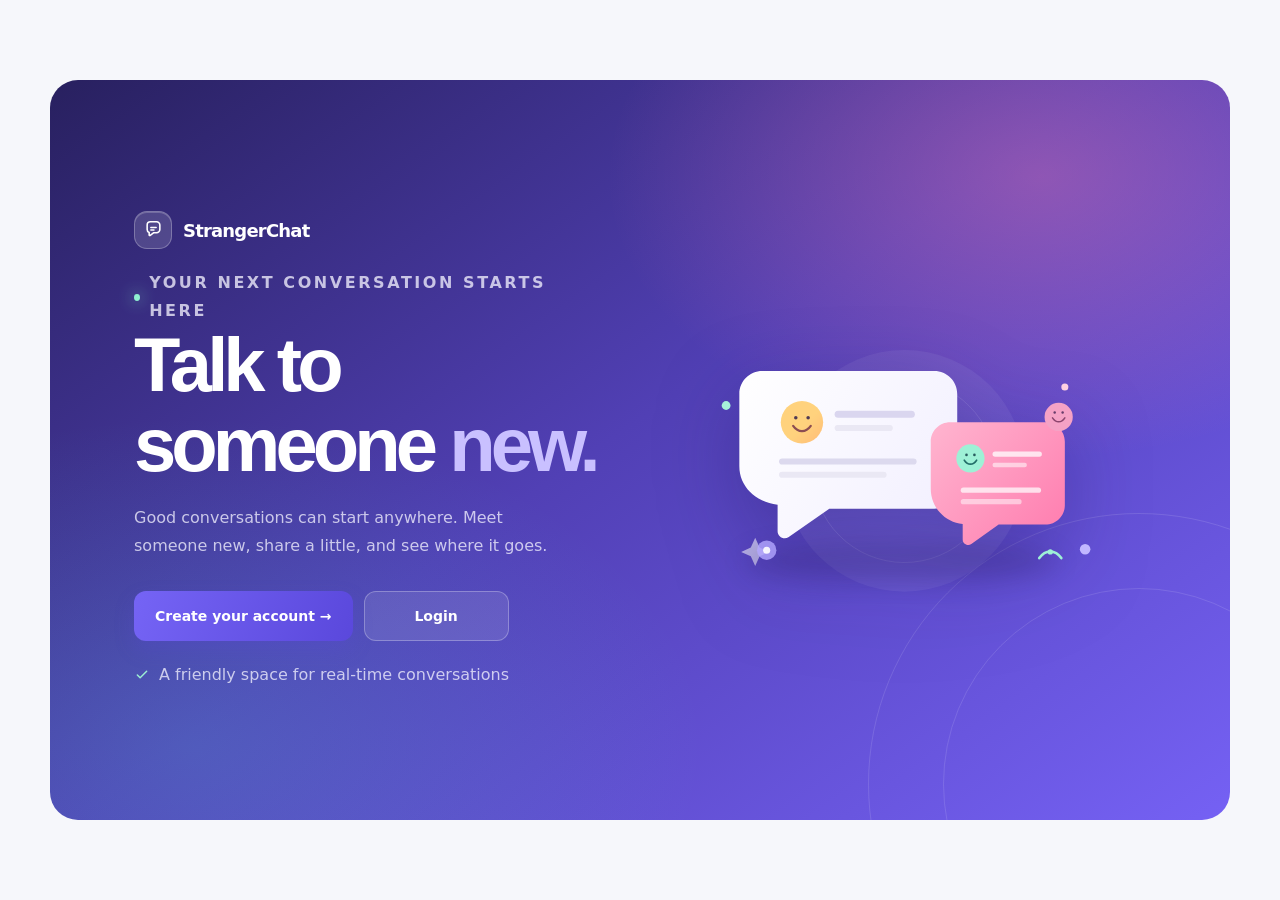
<file: frontend/index.html>
<!doctype html>
<html lang="en">
<head>
  <meta charset="utf-8">
  <meta name="viewport" content="width=device-width,initial-scale=1">
  <meta name="theme-color" content="#34276f">
  <title>StrangerChat · Meet someone new</title>
  <link rel="stylesheet" href="css/style.css">
</head>
<body class="hero-shell">
  <main class="story-panel hero-card">
    <div>
      <a class="brand" href="index.html">
        <span class="brand-mark" aria-hidden="true"><svg viewBox="0 0 24 24" fill="none"><path d="M4.75 5.75A3.75 3.75 0 0 1 8.5 2h7A3.75 3.75 0 0 1 19.25 5.75v5A3.75 3.75 0 0 1 15.5 14.5h-3.1l-4.15 3.1c-.5.37-1.2.02-1.2-.6v-2.7a3.75 3.75 0 0 1-2.3-3.55v-5Z" stroke="currentColor" stroke-width="1.8" stroke-linejoin="round"/><path d="M9 8.5h6m-6 3h3.5" stroke="currentColor" stroke-width="1.8" stroke-linecap="round"/></svg></span>
        StrangerChat
      </a>
      <div class="story-copy">
        <p class="eyebrow">Your next conversation starts here</p>
        <h1>Talk to someone <span>new.</span></h1>
        <p>Good conversations can start anywhere. Meet someone new, share a little, and see where it goes.</p>
        <div class="hero-actions">
          <a class="btn" href="register.html">Create your account <span aria-hidden="true">&nbsp;→</span></a>
          <a class="btn btn-ghost" href="login.html">Login</a>
        </div>
        <p class="hero-note"><svg viewBox="0 0 24 24" fill="none" aria-hidden="true"><path d="m5 12 4.2 4.2L19 6.5" stroke="currentColor" stroke-width="2.2" stroke-linecap="round" stroke-linejoin="round"/></svg> A friendly space for real-time conversations</p>
      </div>
    </div>
    <div class="conversation-art" aria-hidden="true">
      <svg viewBox="0 0 560 340" fill="none">
        <defs>
          <linearGradient id="bubbleA" x1="85" y1="76" x2="382" y2="262" gradientUnits="userSpaceOnUse"><stop stop-color="#fff"/><stop offset="1" stop-color="#f0edff"/></linearGradient>
          <linearGradient id="bubbleB" x1="317" y1="119" x2="479" y2="259" gradientUnits="userSpaceOnUse"><stop stop-color="#ffb6d0"/><stop offset="1" stop-color="#ff79ad"/></linearGradient>
          <linearGradient id="avatarA" x1="144" y1="156" x2="194" y2="207" gradientUnits="userSpaceOnUse"><stop stop-color="#ffd27d"/><stop offset="1" stop-color="#ff9b70"/></linearGradient>
          <linearGradient id="avatarB" x1="359" y1="191" x2="403" y2="235" gradientUnits="userSpaceOnUse"><stop stop-color="#9ef1d6"/><stop offset="1" stop-color="#48c8b6"/></linearGradient>
          <filter id="shadow" x="54" y="57" width="454" height="274" color-interpolation-filters="sRGB" filterUnits="userSpaceOnUse"><feGaussianBlur stdDeviation="13"/></filter>
        </defs>
        <circle cx="286" cy="180" r="137" fill="white" fill-opacity=".06"/>
        <circle cx="286" cy="180" r="104" stroke="white" stroke-opacity=".11"/>
        <circle cx="84" cy="106" r="5" fill="#A6F0D9"/><circle cx="468" cy="85" r="4" fill="#FFD0E1"/>
        <circle cx="491" cy="269" r="6" fill="#C1B7FF"/><path d="m112 267 5-11 5 11 11 5-11 5-5 11-5-11-11-5 11-5Z" fill="white" fill-opacity=".55"/>
        <ellipse cx="282" cy="283" rx="177" ry="24" fill="#21184F" fill-opacity=".2" filter="url(#shadow)"/>
        <path d="M99 93c0-14.36 11.64-26 26-26h195c14.36 0 26 11.64 26 26v104c0 14.36-11.64 26-26 26H201l-46 32c-5.32 3.71-12.62-.09-12.62-6.57V218.6C116.6 215.4 99 197.36 99 175V93Z" fill="url(#bubbleA)"/>
        <circle cx="170" cy="125" r="24" fill="url(#avatarA)"/>
        <path d="M160 129c2.8 4 6.1 6 10 6s7.2-2 10-6" stroke="#8C4D52" stroke-width="2.5" stroke-linecap="round"/>
        <circle cx="163" cy="120" r="2" fill="#503A53"/><circle cx="177" cy="120" r="2" fill="#503A53"/>
        <rect x="207" y="112" width="91" height="8" rx="4" fill="#DAD6EF"/><rect x="207" y="128" width="66" height="7" rx="3.5" fill="#EAE8F4"/>
        <rect x="144" y="166" width="156" height="7" rx="3.5" fill="#DCD9EE"/><rect x="144" y="181" width="122" height="7" rx="3.5" fill="#EAE8F4"/>
        <path d="M316 147c0-12.15 9.85-22 22-22h108c12.15 0 22 9.85 22 22v72c0 12.15-9.85 22-22 22h-53l-31 22c-4.11 2.92-9.79-.02-9.79-5.06V240.4c-20.45-1.91-36.21-19.05-36.21-39.9v-53Z" fill="url(#bubbleB)"/>
        <circle cx="361" cy="166" r="16" fill="url(#avatarB)"/>
        <path d="M354 168c2 3 4.3 4.5 7 4.5s5-1.5 7-4.5" stroke="#236F69" stroke-width="1.8" stroke-linecap="round"/>
        <circle cx="356.5" cy="162" r="1.5" fill="#285B5D"/><circle cx="365.5" cy="162" r="1.5" fill="#285B5D"/>
        <rect x="386" y="158" width="56" height="6" rx="3" fill="white" fill-opacity=".75"/><rect x="386" y="171" width="39" height="5" rx="2.5" fill="white" fill-opacity=".55"/>
        <rect x="350" y="199" width="91" height="6" rx="3" fill="white" fill-opacity=".72"/><rect x="350" y="212" width="69" height="6" rx="3" fill="white" fill-opacity=".5"/>
        <circle cx="461" cy="119" r="16" fill="#F5A2C5"/><path d="M454 120c2 3 4.3 4.5 7 4.5s5-1.5 7-4.5" stroke="#8C456E" stroke-width="1.7" stroke-linecap="round"/><circle cx="456.5" cy="114" r="1.4" fill="#663B69"/><circle cx="465.5" cy="114" r="1.4" fill="#663B69"/>
        <circle cx="130" cy="270" r="11" fill="#B4A8FF" fill-opacity=".8"/><circle cx="130" cy="270" r="4" fill="white" fill-opacity=".9"/>
        <path d="M439 279c7-10 18-10 25 0" stroke="#9EF1D6" stroke-width="3" stroke-linecap="round"/><circle cx="451.5" cy="272" r="3" fill="#9EF1D6"/>
      </svg>
    </div>
  </main>
</body>
</html>
</file>
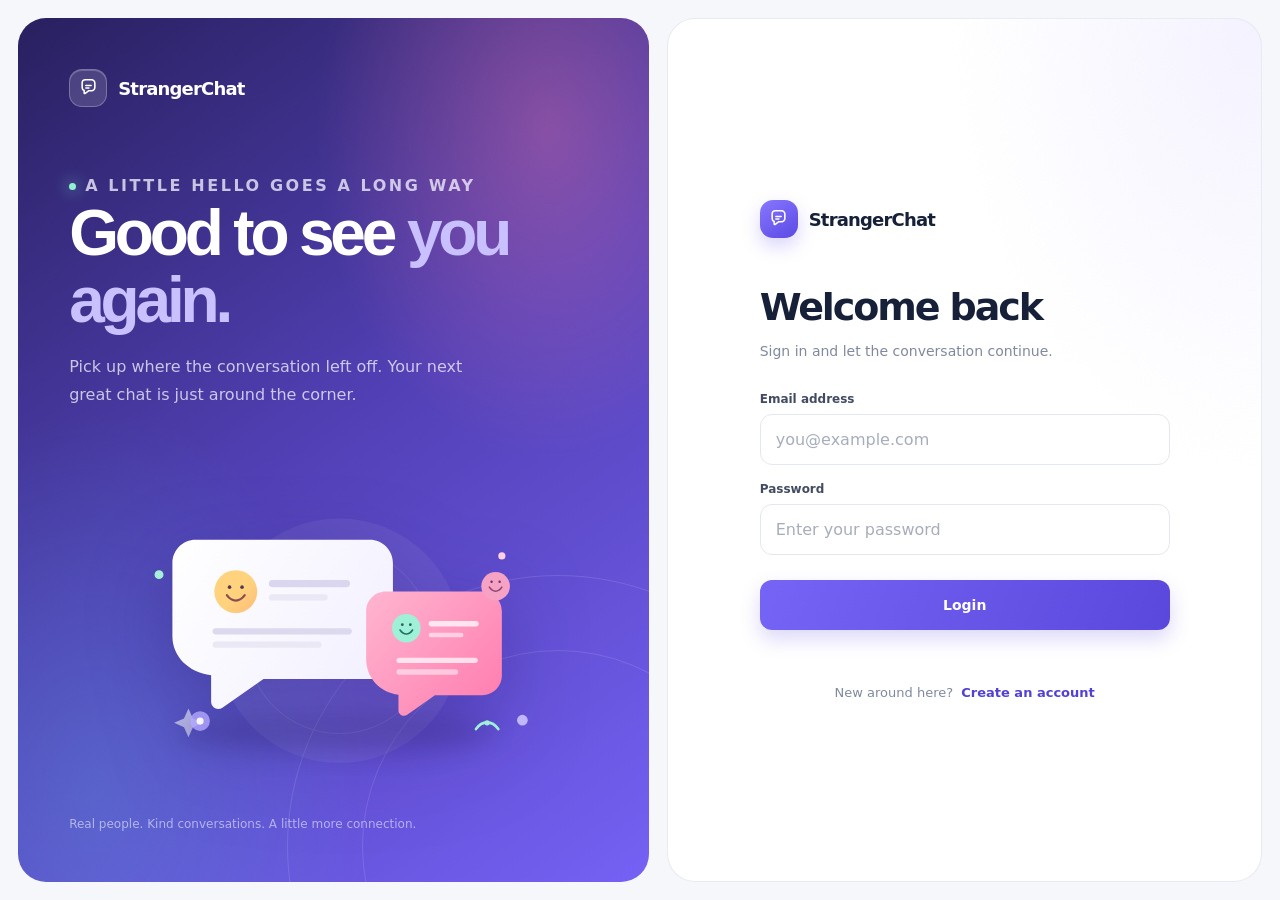
<file: frontend/chat.html>
<!doctype html>
<html lang="en">
<head>
  <meta charset="utf-8">
  <meta name="viewport" content="width=device-width,initial-scale=1">
  <title>StrangerChat</title>
  <link rel="stylesheet" href="css/style.css">
</head>
<body class="app">
  <header>
    <a class="app-brand" href="index.html">
      <span class="brand-mark" aria-hidden="true"><svg viewBox="0 0 24 24" fill="none"><path d="M4.75 5.75A3.75 3.75 0 0 1 8.5 2h7A3.75 3.75 0 0 1 19.25 5.75v5A3.75 3.75 0 0 1 15.5 14.5h-3.1l-4.15 3.1c-.5.37-1.2.02-1.2-.6v-2.7a3.75 3.75 0 0 1-2.3-3.55v-5Z" stroke="currentColor" stroke-width="1.8" stroke-linejoin="round"/><path d="M9 8.5h6m-6 3h3.5" stroke="currentColor" stroke-width="1.8" stroke-linecap="round"/></svg></span>
      StrangerChat
    </a>
    <span id="me"></span>
    <button onclick="logout()" class="small">Logout</button>
  </header>
  <main>
    <aside>
      <div class="search"><input id="search" placeholder="Find people..." oninput="loadUsers()"></div>
      <div id="users"></div>
    </aside>
    <section class="chat">
      <div id="empty" class="empty">Select someone to start chatting.</div>
      <div id="panel" hidden>
        <div class="chathead">
          <div><b id="chatName"></b><small id="chatBio"></small></div>
          <div>
            <button onclick="blockUser()" class="danger">Block</button>
            <button onclick="reportUser()" class="small">Report</button>
          </div>
        </div>
        <div id="messages" class="messages"></div>
        <div id="typing"></div>
        <p id="chatError" class="error" role="status"></p>
        <form id="sendForm" class="composer">
          <input id="message" autocomplete="off" maxlength="5000" placeholder="Type a message...">
          <button class="btn">Send</button>
        </form>
      </div>
    </section>
  </main>
  <script src="js/api.js"></script>
  <script src="js/chat.js?v=2"></script>
</body>
</html>
</file>
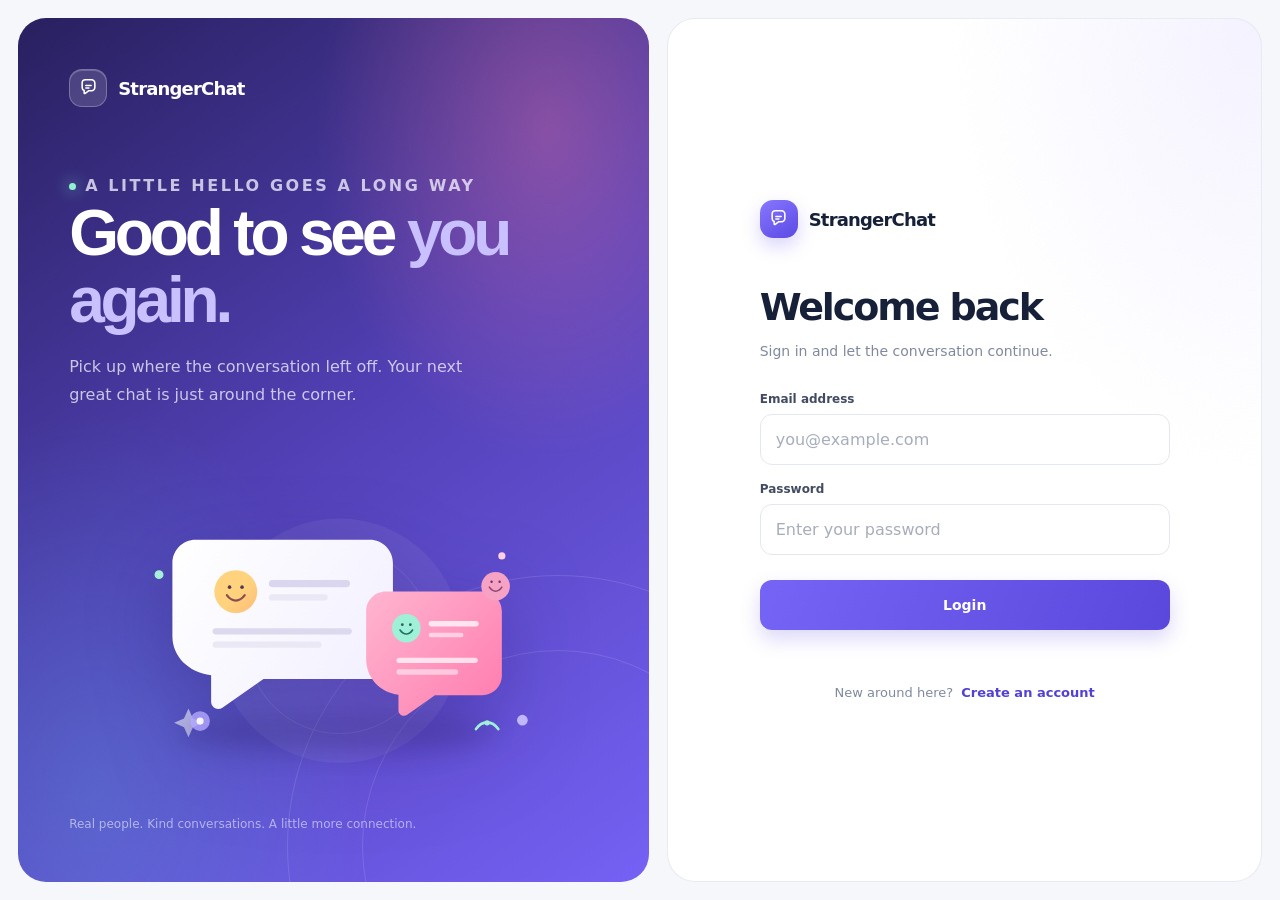
<file: frontend/login.html>
<!doctype html>
<html lang="en">
<head>
  <meta charset="utf-8">
  <meta name="viewport" content="width=device-width,initial-scale=1">
  <meta name="theme-color" content="#34276f">
  <title>Login · StrangerChat</title>
  <link rel="stylesheet" href="css/style.css">
</head>
<body>
  <main class="auth-shell">
    <section class="story-panel" aria-label="Welcome to StrangerChat">
      <a class="brand" href="index.html">
        <span class="brand-mark" aria-hidden="true"><svg viewBox="0 0 24 24" fill="none"><path d="M4.75 5.75A3.75 3.75 0 0 1 8.5 2h7A3.75 3.75 0 0 1 19.25 5.75v5A3.75 3.75 0 0 1 15.5 14.5h-3.1l-4.15 3.1c-.5.37-1.2.02-1.2-.6v-2.7a3.75 3.75 0 0 1-2.3-3.55v-5Z" stroke="currentColor" stroke-width="1.8" stroke-linejoin="round"/><path d="M9 8.5h6m-6 3h3.5" stroke="currentColor" stroke-width="1.8" stroke-linecap="round"/></svg></span>
        StrangerChat
      </a>
      <div class="story-copy">
        <p class="eyebrow">A little hello goes a long way</p>
        <h1>Good to see <span>you again.</span></h1>
        <p>Pick up where the conversation left off. Your next great chat is just around the corner.</p>
      </div>
      <div class="conversation-art" aria-hidden="true">
        <svg viewBox="0 0 560 340" fill="none">
          <defs>
            <linearGradient id="bubbleA" x1="85" y1="76" x2="382" y2="262" gradientUnits="userSpaceOnUse"><stop stop-color="#fff"/><stop offset="1" stop-color="#f0edff"/></linearGradient>
            <linearGradient id="bubbleB" x1="317" y1="119" x2="479" y2="259" gradientUnits="userSpaceOnUse"><stop stop-color="#ffb6d0"/><stop offset="1" stop-color="#ff79ad"/></linearGradient>
            <linearGradient id="avatarA" x1="144" y1="156" x2="194" y2="207" gradientUnits="userSpaceOnUse"><stop stop-color="#ffd27d"/><stop offset="1" stop-color="#ff9b70"/></linearGradient>
            <linearGradient id="avatarB" x1="359" y1="191" x2="403" y2="235" gradientUnits="userSpaceOnUse"><stop stop-color="#9ef1d6"/><stop offset="1" stop-color="#48c8b6"/></linearGradient>
            <filter id="shadow" x="54" y="57" width="454" height="274" color-interpolation-filters="sRGB" filterUnits="userSpaceOnUse"><feGaussianBlur stdDeviation="13"/></filter>
          </defs>
          <circle cx="286" cy="180" r="137" fill="white" fill-opacity=".06"/>
          <circle cx="286" cy="180" r="104" stroke="white" stroke-opacity=".11"/>
          <circle cx="84" cy="106" r="5" fill="#A6F0D9"/><circle cx="468" cy="85" r="4" fill="#FFD0E1"/>
          <circle cx="491" cy="269" r="6" fill="#C1B7FF"/><path d="m112 267 5-11 5 11 11 5-11 5-5 11-5-11-11-5 11-5Z" fill="white" fill-opacity=".55"/>
          <ellipse cx="282" cy="283" rx="177" ry="24" fill="#21184F" fill-opacity=".2" filter="url(#shadow)"/>
          <path d="M99 93c0-14.36 11.64-26 26-26h195c14.36 0 26 11.64 26 26v104c0 14.36-11.64 26-26 26H201l-46 32c-5.32 3.71-12.62-.09-12.62-6.57V218.6C116.6 215.4 99 197.36 99 175V93Z" fill="url(#bubbleA)"/>
          <circle cx="170" cy="125" r="24" fill="url(#avatarA)"/>
          <path d="M160 129c2.8 4 6.1 6 10 6s7.2-2 10-6" stroke="#8C4D52" stroke-width="2.5" stroke-linecap="round"/>
          <circle cx="163" cy="120" r="2" fill="#503A53"/><circle cx="177" cy="120" r="2" fill="#503A53"/>
          <rect x="207" y="112" width="91" height="8" rx="4" fill="#DAD6EF"/><rect x="207" y="128" width="66" height="7" rx="3.5" fill="#EAE8F4"/>
          <rect x="144" y="166" width="156" height="7" rx="3.5" fill="#DCD9EE"/><rect x="144" y="181" width="122" height="7" rx="3.5" fill="#EAE8F4"/>
          <path d="M316 147c0-12.15 9.85-22 22-22h108c12.15 0 22 9.85 22 22v72c0 12.15-9.85 22-22 22h-53l-31 22c-4.11 2.92-9.79-.02-9.79-5.06V240.4c-20.45-1.91-36.21-19.05-36.21-39.9v-53Z" fill="url(#bubbleB)"/>
          <circle cx="361" cy="166" r="16" fill="url(#avatarB)"/>
          <path d="M354 168c2 3 4.3 4.5 7 4.5s5-1.5 7-4.5" stroke="#236F69" stroke-width="1.8" stroke-linecap="round"/>
          <circle cx="356.5" cy="162" r="1.5" fill="#285B5D"/><circle cx="365.5" cy="162" r="1.5" fill="#285B5D"/>
          <rect x="386" y="158" width="56" height="6" rx="3" fill="white" fill-opacity=".75"/><rect x="386" y="171" width="39" height="5" rx="2.5" fill="white" fill-opacity=".55"/>
          <rect x="350" y="199" width="91" height="6" rx="3" fill="white" fill-opacity=".72"/><rect x="350" y="212" width="69" height="6" rx="3" fill="white" fill-opacity=".5"/>
          <circle cx="461" cy="119" r="16" fill="#F5A2C5"/><path d="M454 120c2 3 4.3 4.5 7 4.5s5-1.5 7-4.5" stroke="#8C456E" stroke-width="1.7" stroke-linecap="round"/><circle cx="456.5" cy="114" r="1.4" fill="#663B69"/><circle cx="465.5" cy="114" r="1.4" fill="#663B69"/>
          <circle cx="130" cy="270" r="11" fill="#B4A8FF" fill-opacity=".8"/><circle cx="130" cy="270" r="4" fill="white" fill-opacity=".9"/>
          <path d="M439 279c7-10 18-10 25 0" stroke="#9EF1D6" stroke-width="3" stroke-linecap="round"/><circle cx="451.5" cy="272" r="3" fill="#9EF1D6"/>
        </svg>
      </div>
      <p class="story-foot">Real people. Kind conversations. A little more connection.</p>
    </section>

    <section class="auth-side">
      <form class="auth-card" id="form">
        <a class="brand" href="index.html">
          <span class="brand-mark" aria-hidden="true"><svg viewBox="0 0 24 24" fill="none"><path d="M4.75 5.75A3.75 3.75 0 0 1 8.5 2h7A3.75 3.75 0 0 1 19.25 5.75v5A3.75 3.75 0 0 1 15.5 14.5h-3.1l-4.15 3.1c-.5.37-1.2.02-1.2-.6v-2.7a3.75 3.75 0 0 1-2.3-3.55v-5Z" stroke="currentColor" stroke-width="1.8" stroke-linejoin="round"/><path d="M9 8.5h6m-6 3h3.5" stroke="currentColor" stroke-width="1.8" stroke-linecap="round"/></svg></span>
          StrangerChat
        </a>
        <h2>Welcome back</h2>
        <p class="auth-intro">Sign in and let the conversation continue.</p>
        <label class="form-field"><span>Email address</span><input id="email" type="email" placeholder="you@example.com" autocomplete="email" required></label>
        <label class="form-field"><span>Password</span><input id="password" type="password" placeholder="Enter your password" autocomplete="current-password" required></label>
        <button class="btn auth-submit" type="submit">Login</button>
        <p id="error" class="error" role="alert" aria-live="polite"></p>
        <p class="auth-switch">New around here? <a href="register.html">Create an account</a></p>
      </form>
    </section>
  </main>
  <script src="js/api.js"></script>
  <script src="js/auth.js"></script>
</body>
</html>
</file>
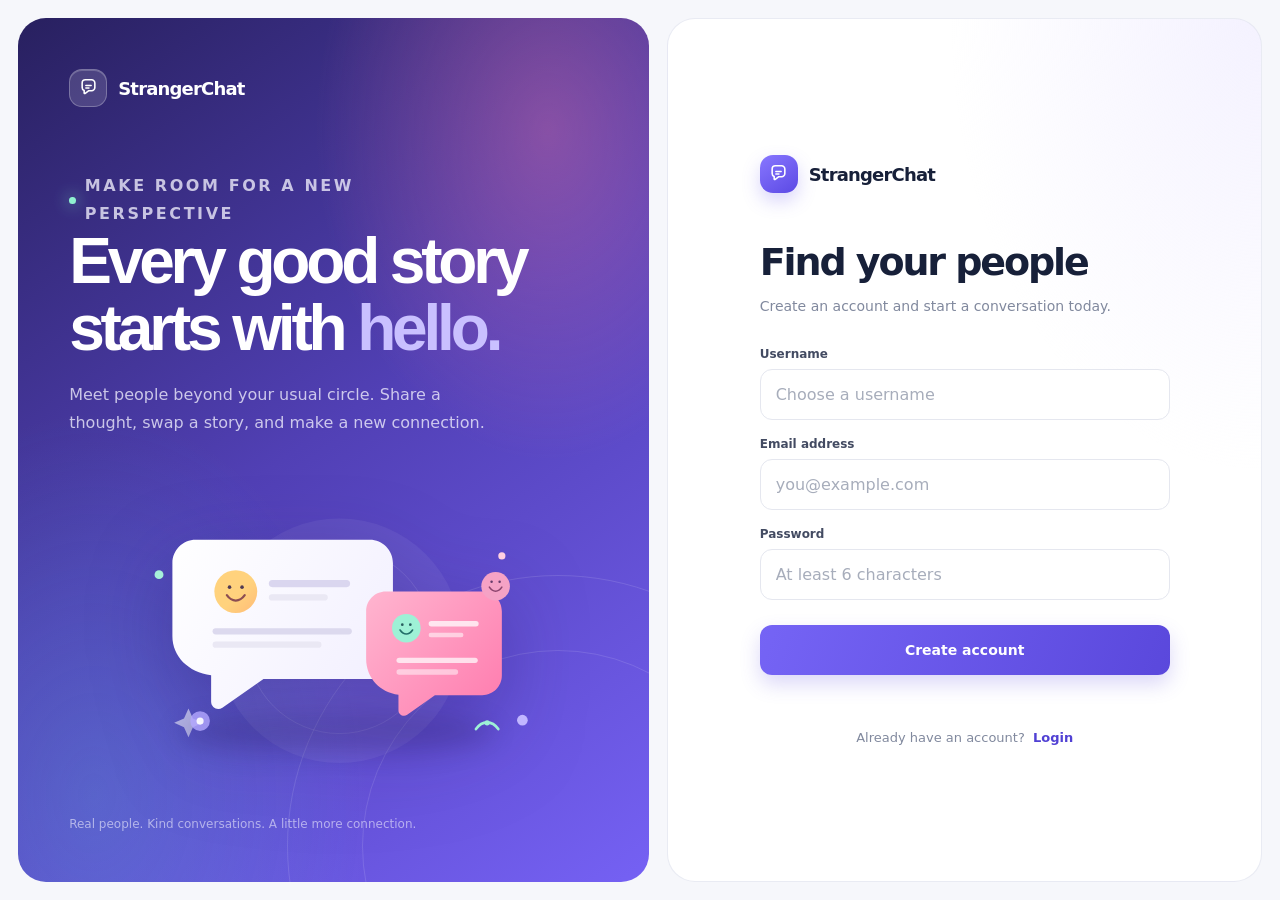
<file: frontend/register.html>
<!doctype html>
<html lang="en">
<head>
  <meta charset="utf-8">
  <meta name="viewport" content="width=device-width,initial-scale=1">
  <meta name="theme-color" content="#34276f">
  <title>Create account · StrangerChat</title>
  <link rel="stylesheet" href="css/style.css">
</head>
<body>
  <main class="auth-shell">
    <section class="story-panel" aria-label="Welcome to StrangerChat">
      <a class="brand" href="index.html">
        <span class="brand-mark" aria-hidden="true"><svg viewBox="0 0 24 24" fill="none"><path d="M4.75 5.75A3.75 3.75 0 0 1 8.5 2h7A3.75 3.75 0 0 1 19.25 5.75v5A3.75 3.75 0 0 1 15.5 14.5h-3.1l-4.15 3.1c-.5.37-1.2.02-1.2-.6v-2.7a3.75 3.75 0 0 1-2.3-3.55v-5Z" stroke="currentColor" stroke-width="1.8" stroke-linejoin="round"/><path d="M9 8.5h6m-6 3h3.5" stroke="currentColor" stroke-width="1.8" stroke-linecap="round"/></svg></span>
        StrangerChat
      </a>
      <div class="story-copy">
        <p class="eyebrow">Make room for a new perspective</p>
        <h1>Every good story starts with <span>hello.</span></h1>
        <p>Meet people beyond your usual circle. Share a thought, swap a story, and make a new connection.</p>
      </div>
      <div class="conversation-art" aria-hidden="true">
        <svg viewBox="0 0 560 340" fill="none">
          <defs>
            <linearGradient id="bubbleA" x1="85" y1="76" x2="382" y2="262" gradientUnits="userSpaceOnUse"><stop stop-color="#fff"/><stop offset="1" stop-color="#f0edff"/></linearGradient>
            <linearGradient id="bubbleB" x1="317" y1="119" x2="479" y2="259" gradientUnits="userSpaceOnUse"><stop stop-color="#ffb6d0"/><stop offset="1" stop-color="#ff79ad"/></linearGradient>
            <linearGradient id="avatarA" x1="144" y1="156" x2="194" y2="207" gradientUnits="userSpaceOnUse"><stop stop-color="#ffd27d"/><stop offset="1" stop-color="#ff9b70"/></linearGradient>
            <linearGradient id="avatarB" x1="359" y1="191" x2="403" y2="235" gradientUnits="userSpaceOnUse"><stop stop-color="#9ef1d6"/><stop offset="1" stop-color="#48c8b6"/></linearGradient>
            <filter id="shadow" x="54" y="57" width="454" height="274" color-interpolation-filters="sRGB" filterUnits="userSpaceOnUse"><feGaussianBlur stdDeviation="13"/></filter>
          </defs>
          <circle cx="286" cy="180" r="137" fill="white" fill-opacity=".06"/>
          <circle cx="286" cy="180" r="104" stroke="white" stroke-opacity=".11"/>
          <circle cx="84" cy="106" r="5" fill="#A6F0D9"/><circle cx="468" cy="85" r="4" fill="#FFD0E1"/>
          <circle cx="491" cy="269" r="6" fill="#C1B7FF"/><path d="m112 267 5-11 5 11 11 5-11 5-5 11-5-11-11-5 11-5Z" fill="white" fill-opacity=".55"/>
          <ellipse cx="282" cy="283" rx="177" ry="24" fill="#21184F" fill-opacity=".2" filter="url(#shadow)"/>
          <path d="M99 93c0-14.36 11.64-26 26-26h195c14.36 0 26 11.64 26 26v104c0 14.36-11.64 26-26 26H201l-46 32c-5.32 3.71-12.62-.09-12.62-6.57V218.6C116.6 215.4 99 197.36 99 175V93Z" fill="url(#bubbleA)"/>
          <circle cx="170" cy="125" r="24" fill="url(#avatarA)"/>
          <path d="M160 129c2.8 4 6.1 6 10 6s7.2-2 10-6" stroke="#8C4D52" stroke-width="2.5" stroke-linecap="round"/>
          <circle cx="163" cy="120" r="2" fill="#503A53"/><circle cx="177" cy="120" r="2" fill="#503A53"/>
          <rect x="207" y="112" width="91" height="8" rx="4" fill="#DAD6EF"/><rect x="207" y="128" width="66" height="7" rx="3.5" fill="#EAE8F4"/>
          <rect x="144" y="166" width="156" height="7" rx="3.5" fill="#DCD9EE"/><rect x="144" y="181" width="122" height="7" rx="3.5" fill="#EAE8F4"/>
          <path d="M316 147c0-12.15 9.85-22 22-22h108c12.15 0 22 9.85 22 22v72c0 12.15-9.85 22-22 22h-53l-31 22c-4.11 2.92-9.79-.02-9.79-5.06V240.4c-20.45-1.91-36.21-19.05-36.21-39.9v-53Z" fill="url(#bubbleB)"/>
          <circle cx="361" cy="166" r="16" fill="url(#avatarB)"/>
          <path d="M354 168c2 3 4.3 4.5 7 4.5s5-1.5 7-4.5" stroke="#236F69" stroke-width="1.8" stroke-linecap="round"/>
          <circle cx="356.5" cy="162" r="1.5" fill="#285B5D"/><circle cx="365.5" cy="162" r="1.5" fill="#285B5D"/>
          <rect x="386" y="158" width="56" height="6" rx="3" fill="white" fill-opacity=".75"/><rect x="386" y="171" width="39" height="5" rx="2.5" fill="white" fill-opacity=".55"/>
          <rect x="350" y="199" width="91" height="6" rx="3" fill="white" fill-opacity=".72"/><rect x="350" y="212" width="69" height="6" rx="3" fill="white" fill-opacity=".5"/>
          <circle cx="461" cy="119" r="16" fill="#F5A2C5"/><path d="M454 120c2 3 4.3 4.5 7 4.5s5-1.5 7-4.5" stroke="#8C456E" stroke-width="1.7" stroke-linecap="round"/><circle cx="456.5" cy="114" r="1.4" fill="#663B69"/><circle cx="465.5" cy="114" r="1.4" fill="#663B69"/>
          <circle cx="130" cy="270" r="11" fill="#B4A8FF" fill-opacity=".8"/><circle cx="130" cy="270" r="4" fill="white" fill-opacity=".9"/>
          <path d="M439 279c7-10 18-10 25 0" stroke="#9EF1D6" stroke-width="3" stroke-linecap="round"/><circle cx="451.5" cy="272" r="3" fill="#9EF1D6"/>
        </svg>
      </div>
      <p class="story-foot">Real people. Kind conversations. A little more connection.</p>
    </section>

    <section class="auth-side">
      <form class="auth-card" id="form">
        <a class="brand" href="index.html">
          <span class="brand-mark" aria-hidden="true"><svg viewBox="0 0 24 24" fill="none"><path d="M4.75 5.75A3.75 3.75 0 0 1 8.5 2h7A3.75 3.75 0 0 1 19.25 5.75v5A3.75 3.75 0 0 1 15.5 14.5h-3.1l-4.15 3.1c-.5.37-1.2.02-1.2-.6v-2.7a3.75 3.75 0 0 1-2.3-3.55v-5Z" stroke="currentColor" stroke-width="1.8" stroke-linejoin="round"/><path d="M9 8.5h6m-6 3h3.5" stroke="currentColor" stroke-width="1.8" stroke-linecap="round"/></svg></span>
          StrangerChat
        </a>
        <h2>Find your people</h2>
        <p class="auth-intro">Create an account and start a conversation today.</p>
        <label class="form-field"><span>Username</span><input id="username" placeholder="Choose a username" minlength="3" maxlength="30" autocomplete="username" required></label>
        <label class="form-field"><span>Email address</span><input id="email" type="email" placeholder="you@example.com" autocomplete="email" required></label>
        <label class="form-field"><span>Password</span><input id="password" type="password" placeholder="At least 6 characters" minlength="6" maxlength="100" autocomplete="new-password" required></label>
        <button class="btn auth-submit" type="submit">Create account</button>
        <p id="error" class="error" role="alert" aria-live="polite"></p>
        <p class="auth-switch">Already have an account? <a href="login.html">Login</a></p>
      </form>
    </section>
  </main>
  <script src="js/api.js"></script>
  <script src="js/auth.js"></script>
</body>
</html>
</file>
<file: frontend/css/style.css>
:root {
  color-scheme: light;
  --ink: #172039;
  --muted: #81899e;
  --line: #e8eaf1;
  --purple: #6957ef;
  --purple-dark: #5141d4;
  --pink: #ff78a8;
  --surface: #fff;
  --canvas: #f6f7fb;
  --shadow: 0 28px 80px rgb(39 35 91 / 12%);
}

* { box-sizing: border-box; }

body {
  min-width: 320px;
  min-height: 100vh;
  margin: 0;
  color: var(--ink);
  background: var(--canvas);
  font-family: "Segoe UI", system-ui, -apple-system, sans-serif;
  -webkit-font-smoothing: antialiased;
}

button, input { font: inherit; }
a { color: inherit; text-decoration: none; }
button, a { -webkit-tap-highlight-color: transparent; }

.auth-shell {
  display: grid;
  grid-template-columns: minmax(0, 1.03fr) minmax(440px, .97fr);
  min-height: 100vh;
  padding: 18px;
  gap: 18px;
}

.story-panel {
  position: relative;
  display: flex;
  min-height: calc(100vh - 36px);
  flex-direction: column;
  overflow: hidden;
  padding: clamp(28px, 4vw, 52px);
  border-radius: 28px;
  color: #fff;
  background:
    radial-gradient(ellipse at 84% 13%, rgb(255 124 174 / 35%), transparent 31%),
    radial-gradient(ellipse at 12% 90%, rgb(76 221 218 / 17%), transparent 35%),
    linear-gradient(145deg, #28205f 0%, #5140b5 48%, #7561f4 100%);
  isolation: isolate;
}

.story-panel::before,
.story-panel::after {
  position: absolute;
  z-index: -1;
  border: 1px solid rgb(255 255 255 / 12%);
  border-radius: 50%;
  content: "";
  pointer-events: none;
}

.story-panel::before {
  width: 540px;
  height: 540px;
  right: -180px;
  bottom: -235px;
}

.story-panel::after {
  width: 390px;
  height: 390px;
  right: -105px;
  bottom: -160px;
}

.brand {
  display: inline-flex;
  align-items: center;
  gap: 11px;
  width: fit-content;
  font-family: "Segoe UI", system-ui, sans-serif;
  font-size: 18px;
  font-weight: 800;
  letter-spacing: -.045em;
}

.brand-mark {
  display: grid;
  width: 38px;
  height: 38px;
  place-items: center;
  border: 1px solid rgb(255 255 255 / 26%);
  border-radius: 13px;
  background: rgb(255 255 255 / 14%);
  box-shadow: inset 0 1px rgb(255 255 255 / 20%);
}

.brand-mark svg { width: 21px; height: 21px; }
.story-copy { position: relative; z-index: 1; max-width: 560px; margin-top: clamp(32px, 5vh, 58px); }

.eyebrow {
  display: inline-flex;
  align-items: center;
  gap: 9px;
  margin: 0 0 21px;
  color: #d9d3ff;
  font-size: 12px;
  font-weight: 700;
  letter-spacing: .16em;
  text-transform: uppercase;
}

.eyebrow::before {
  width: 7px;
  height: 7px;
  border-radius: 50%;
  background: #8ff1d0;
  box-shadow: 0 0 16px #8ff1d0;
  content: "";
}

.story-copy h1 {
  max-width: 540px;
  margin: 0;
  font-family: Manrope, sans-serif;
  font-size: clamp(39px, 5vw, 68px);
  font-weight: 800;
  letter-spacing: -.065em;
  line-height: 1.04;
}

.story-copy h1 span { color: #c9c0ff; }
.story-copy > p { max-width: 420px; margin: 20px 0 0; color: rgb(245 243 255 / 76%); font-size: 16px; line-height: 1.75; }

.conversation-art {
  position: relative;
  width: min(100%, 500px);
  margin: auto auto 6px;
  filter: drop-shadow(0 24px 40px rgb(24 14 78 / 28%));
  animation: float-in 800ms cubic-bezier(.2,.8,.2,1) both;
}

.conversation-art svg { display: block; width: 100%; height: auto; overflow: visible; }
.story-foot { margin: 27px 0 0; color: rgb(245 243 255 / 58%); font-size: 12px; }

.auth-side {
  display: grid;
  min-height: calc(100vh - 36px);
  place-items: center;
  padding: clamp(20px, 5vw, 72px);
  border: 1px solid rgb(228 230 240 / 80%);
  border-radius: 28px;
  background:
    radial-gradient(ellipse at 100% 0%, rgb(235 231 255 / 55%), transparent 37%),
    #fff;
}

.auth-card { width: min(100%, 410px); animation: float-in 650ms cubic-bezier(.2,.8,.2,1) both; }
.auth-card .brand { margin-bottom: 48px; color: var(--ink); }
.auth-card .brand-mark { border: 0; color: white; background: linear-gradient(145deg, #8877ff, #5b49e4); box-shadow: 0 8px 18px rgb(105 87 239 / 25%); }
.auth-card h2 { margin: 0; font-family: "Segoe UI", system-ui, sans-serif; font-size: clamp(30px, 3vw, 38px); font-weight: 800; letter-spacing: -.055em; line-height: 1.15; }
.auth-intro { margin: 10px 0 29px; color: var(--muted); font-size: 14px; line-height: 1.6; }
.form-field { display: block; margin: 0 0 17px; }
.form-field > span { display: block; margin: 0 0 8px; color: #434b62; font-size: 12px; font-weight: 700; }

.form-field input,
.search input,
.composer input {
  width: 100%;
  min-height: 51px;
  margin: 0;
  padding: 0 15px;
  border: 1px solid #e5e7ef;
  border-radius: 12px;
  outline: none;
  color: var(--ink);
  background: rgb(255 255 255 / 88%);
  transition: border-color 160ms ease, box-shadow 160ms ease, background 160ms ease;
}

.form-field input::placeholder,
.search input::placeholder,
.composer input::placeholder { color: #a7adbb; }
.form-field input:focus, .search input:focus, .composer input:focus { border-color: #9b8fff; background: #fff; box-shadow: 0 0 0 4px rgb(105 87 239 / 11%); }

.btn {
  display: inline-flex;
  min-height: 50px;
  align-items: center;
  justify-content: center;
  padding: 0 21px;
  border: 0;
  border-radius: 12px;
  color: #fff;
  background: linear-gradient(110deg, #7564f5, #5a48dc);
  box-shadow: 0 9px 20px rgb(93 73 221 / 22%);
  cursor: pointer;
  font-size: 14px;
  font-weight: 700;
  transition: transform 160ms ease, box-shadow 160ms ease, filter 160ms ease;
}

.btn:hover { transform: translateY(-1px); box-shadow: 0 12px 24px rgb(93 73 221 / 28%); filter: saturate(1.08); }
.btn:active { transform: translateY(0); }
.btn:focus-visible, .small:focus-visible, .danger:focus-visible, a:focus-visible { outline: 3px solid rgb(105 87 239 / 42%); outline-offset: 3px; }
.auth-submit { width: 100%; margin: 8px 0 0; }
.auth-switch { margin: 25px 0 0; color: var(--muted); font-size: 13px; text-align: center; }
.auth-switch a { margin-left: 4px; color: var(--purple-dark); font-weight: 700; }
.error { min-height: 18px; margin: 12px 0 0; color: #d54863; font-size: 13px; line-height: 1.45; }

.hero-shell { display: grid; min-height: 100vh; place-items: center; padding: 22px; }
.hero-card { display: grid; width: min(100%, 1180px); min-height: min(740px, calc(100vh - 44px)); grid-template-columns: 1fr 1fr; align-items: center; gap: 24px; padding: clamp(30px, 7vw, 84px); }
.hero-card .story-copy { margin-top: 0; }
.hero-card .story-copy h1 { font-size: clamp(44px, 6vw, 76px); }
.hero-card .conversation-art { width: min(100%, 530px); margin: 24px auto 0; }
.hero-actions { display: flex; flex-wrap: wrap; gap: 11px; margin-top: 31px; }
.hero-actions .btn { min-width: 145px; }
.btn-ghost { border: 1px solid rgb(255 255 255 / 27%); color: #fff; background: rgb(255 255 255 / 10%); box-shadow: none; }
.btn-ghost:hover { background: rgb(255 255 255 / 18%); box-shadow: none; }
.hero-note { display: flex; align-items: center; gap: 9px; margin: 31px 0 0; color: rgb(245 243 255 / 63%); font-size: 12px; }
.hero-note svg { width: 16px; height: 16px; color: #9cf0d3; }

.app { display: flex; height: 100vh; min-height: 520px; flex-direction: column; overflow: hidden; background: #f5f6fa; }
.app header { z-index: 1; display: flex; height: 72px; flex: 0 0 72px; align-items: center; gap: 14px; padding: 0 25px; border-bottom: 1px solid #ebeaf2; background: rgb(255 255 255 / 90%); box-shadow: 0 4px 18px rgb(30 27 70 / 3%); }
.app-brand { display: inline-flex; align-items: center; gap: 10px; font-family: "Segoe UI", system-ui, sans-serif; font-size: 17px; font-weight: 800; letter-spacing: -.04em; }
.app-brand .brand-mark { width: 34px; height: 34px; border: 0; border-radius: 11px; color: white; background: linear-gradient(145deg, #8877ff, #5b49e4); }
.app-brand .brand-mark svg { width: 19px; height: 19px; }
.app header #me { margin-left: auto; color: #737b91; font-size: 13px; font-weight: 600; }
.small, .danger { display: inline-flex; min-height: 36px; align-items: center; justify-content: center; padding: 0 12px; border: 1px solid #e7e8f0; border-radius: 10px; color: #535a70; background: #fff; cursor: pointer; font-size: 12px; font-weight: 700; transition: background 150ms ease, color 150ms ease, border-color 150ms ease; }
.small:hover { border-color: #d9d4ff; color: var(--purple-dark); background: #f8f6ff; }
.danger { border-color: #f6dce2; color: #c14861; background: #fff8f9; }
.danger:hover { background: #ffedf0; }
.app main { display: flex; width: min(1420px, 100%); min-height: 0; flex: 1; align-self: center; gap: 18px; padding: 18px; }
.app aside { display: flex; width: 320px; flex: 0 0 320px; flex-direction: column; overflow: hidden; padding: 16px; border: 1px solid #eeedf4; border-radius: 19px; background: #fff; box-shadow: 0 8px 28px rgb(30 27 70 / 4%); }
.search { margin-bottom: 10px; }
.search input { min-height: 45px; border-radius: 11px; background: #f8f8fb; font-size: 13px; }
#users { overflow: auto; }
#users > div { padding: 13px; border-radius: 12px; cursor: pointer; font-size: 13px; transition: background 140ms ease; }
#users > div:hover { background: #f7f6ff; }
.user b { font-size: 13px; font-weight: 700; }
.user > div { margin-top: 4px; color: #858ca0; font-size: 12px; line-height: 1.45; }
.online { margin-left: 4px; color: #14a478; font-size: 10px; font-weight: 700; }
.app .chat { display: flex; min-width: 0; flex: 1; overflow: hidden; border: 1px solid #eeedf4; border-radius: 19px; background: #fff; box-shadow: 0 8px 28px rgb(30 27 70 / 4%); }
.empty { display: grid; width: 100%; place-content: center; justify-items: center; gap: 15px; margin: auto; padding: 25px; color: #83899b; font-size: 15px; text-align: center; }
.empty[hidden], .chat > #panel[hidden] { display: none; }
.empty::before { display: grid; width: 62px; height: 62px; place-items: center; border-radius: 22px; color: var(--purple); background: #f0edff; content: "✦"; font-size: 30px; }
.chat > #panel { display: flex; width: 100%; min-height: 0; flex-direction: column; }
.chathead { display: flex; min-height: 75px; align-items: center; justify-content: space-between; gap: 12px; padding: 12px 20px; border-bottom: 1px solid #f0eff5; }
.chathead b { font-family: "Segoe UI", system-ui, sans-serif; font-size: 14px; }
.chathead small { display: block; max-width: 55vw; margin-top: 4px; overflow: hidden; color: #858ca0; font-size: 11px; text-overflow: ellipsis; white-space: nowrap; }
.chathead > div:last-child { display: flex; gap: 7px; }
.messages { display: flex; min-height: 0; flex: 1; flex-direction: column; overflow: auto; padding: 22px clamp(14px, 4vw, 48px); background: radial-gradient(ellipse at 50% 0%, #faf9ff, #fff 62%); }
.msg { max-width: min(70%, 560px); width: fit-content; margin: 5px 0; padding: 11px 15px; border: 1px solid #eeedf5; border-radius: 16px 16px 16px 5px; color: #3c4359; background: #fff; box-shadow: 0 3px 10px rgb(39 35 91 / 4%); font-size: 13px; line-height: 1.5; overflow-wrap: anywhere; }
.mine { align-self: flex-end; border-color: transparent; border-radius: 16px 16px 5px 16px; color: #fff; background: linear-gradient(125deg, #7868f4, #5c4bdc); box-shadow: 0 5px 14px rgb(93 73 221 / 16%); }
.meta { display: flex; justify-content: flex-end; gap: 7px; margin-top: 5px; opacity: .68; font-size: 10px; }
.composer { display: flex; align-items: center; gap: 10px; padding: 13px 17px; border-top: 1px solid #f0eff5; background: #fff; }
.composer input { min-height: 47px; background: #f8f8fb; font-size: 13px; }
.composer .btn { min-height: 45px; margin: 0; }
#typing { min-height: 19px; padding: 0 22px; color: var(--purple); font-size: 11px; }
#chatError { min-height: 0; margin: 0; padding: 0 18px; }

@keyframes float-in {
  from { transform: translateY(13px); opacity: 0; }
  to { transform: translateY(0); opacity: 1; }
}

@media (prefers-reduced-motion: reduce) {
  *, *::before, *::after { scroll-behavior: auto !important; animation-duration: .01ms !important; animation-iteration-count: 1 !important; transition-duration: .01ms !important; }
}

@media (max-width: 900px) {
  .auth-shell { grid-template-columns: minmax(0, .9fr) minmax(380px, 1.1fr); }
  .story-panel { padding: 34px; }
  .story-copy h1 { font-size: clamp(37px, 5.4vw, 54px); }
  .auth-side { padding: 38px; }
  .app aside { width: 270px; flex-basis: 270px; }
}

@media (max-width: 700px) {
  .auth-shell { grid-template-columns: 1fr; min-height: 100vh; padding: 10px; gap: 10px; }
  .story-panel { min-height: 280px; padding: 24px; border-radius: 22px; }
  .story-copy { margin-top: 27px; }
  .story-copy h1 { max-width: 500px; font-size: clamp(34px, 9vw, 49px); }
  .story-copy > p { margin-top: 12px; font-size: 14px; }
  .auth-shell .conversation-art { position: relative; right: auto; bottom: auto; width: min(75%, 300px); margin: -4px 0 -35px auto; opacity: 1; }
  .story-foot { display: none; }
  .auth-side { min-height: auto; padding: 33px 24px; border-radius: 22px; }
  .auth-card .brand { margin-bottom: 32px; }
  .hero-shell { padding: 10px; }
  .hero-card { min-height: calc(100vh - 20px); grid-template-columns: 1fr; align-content: center; padding: 27px; border-radius: 23px; }
  .hero-card .story-copy { margin-top: 10px; }
  .hero-card .story-copy h1 { font-size: clamp(45px, 11vw, 66px); }
  .hero-card .story-copy > p { max-width: 320px; }
  .hero-card .conversation-art { position: relative; right: auto; bottom: auto; width: min(100%, 410px); margin: 8px auto 0; opacity: 1; }
  .hero-note { margin-top: 22px; }
  .app { min-height: 480px; }
  .app header { height: 60px; flex-basis: 60px; padding: 0 13px; }
  .app-brand { gap: 7px; font-size: 15px; }
  .app-brand .brand-mark { width: 30px; height: 30px; }
  .app header #me { font-size: 11px; }
  .app main { gap: 9px; padding: 9px; }
  .app aside { width: 34%; min-width: 120px; flex-basis: 34%; padding: 9px; border-radius: 15px; }
  .app .chat { border-radius: 15px; }
  .chathead { min-height: 64px; padding: 9px; }
  .chathead > div:last-child { gap: 4px; }
  .small, .danger { min-height: 32px; padding: 0 8px; font-size: 10px; }
  .chathead b { font-size: 12px; }
  .chathead small { font-size: 10px; }
  .messages { padding: 13px 9px; }
  .msg { max-width: 88%; padding: 9px 11px; font-size: 12px; }
  .composer { gap: 6px; padding: 9px; }
  .composer input { min-width: 0; min-height: 42px; padding: 0 10px; }
  .composer .btn { min-height: 42px; padding: 0 12px; }
}
</file>
